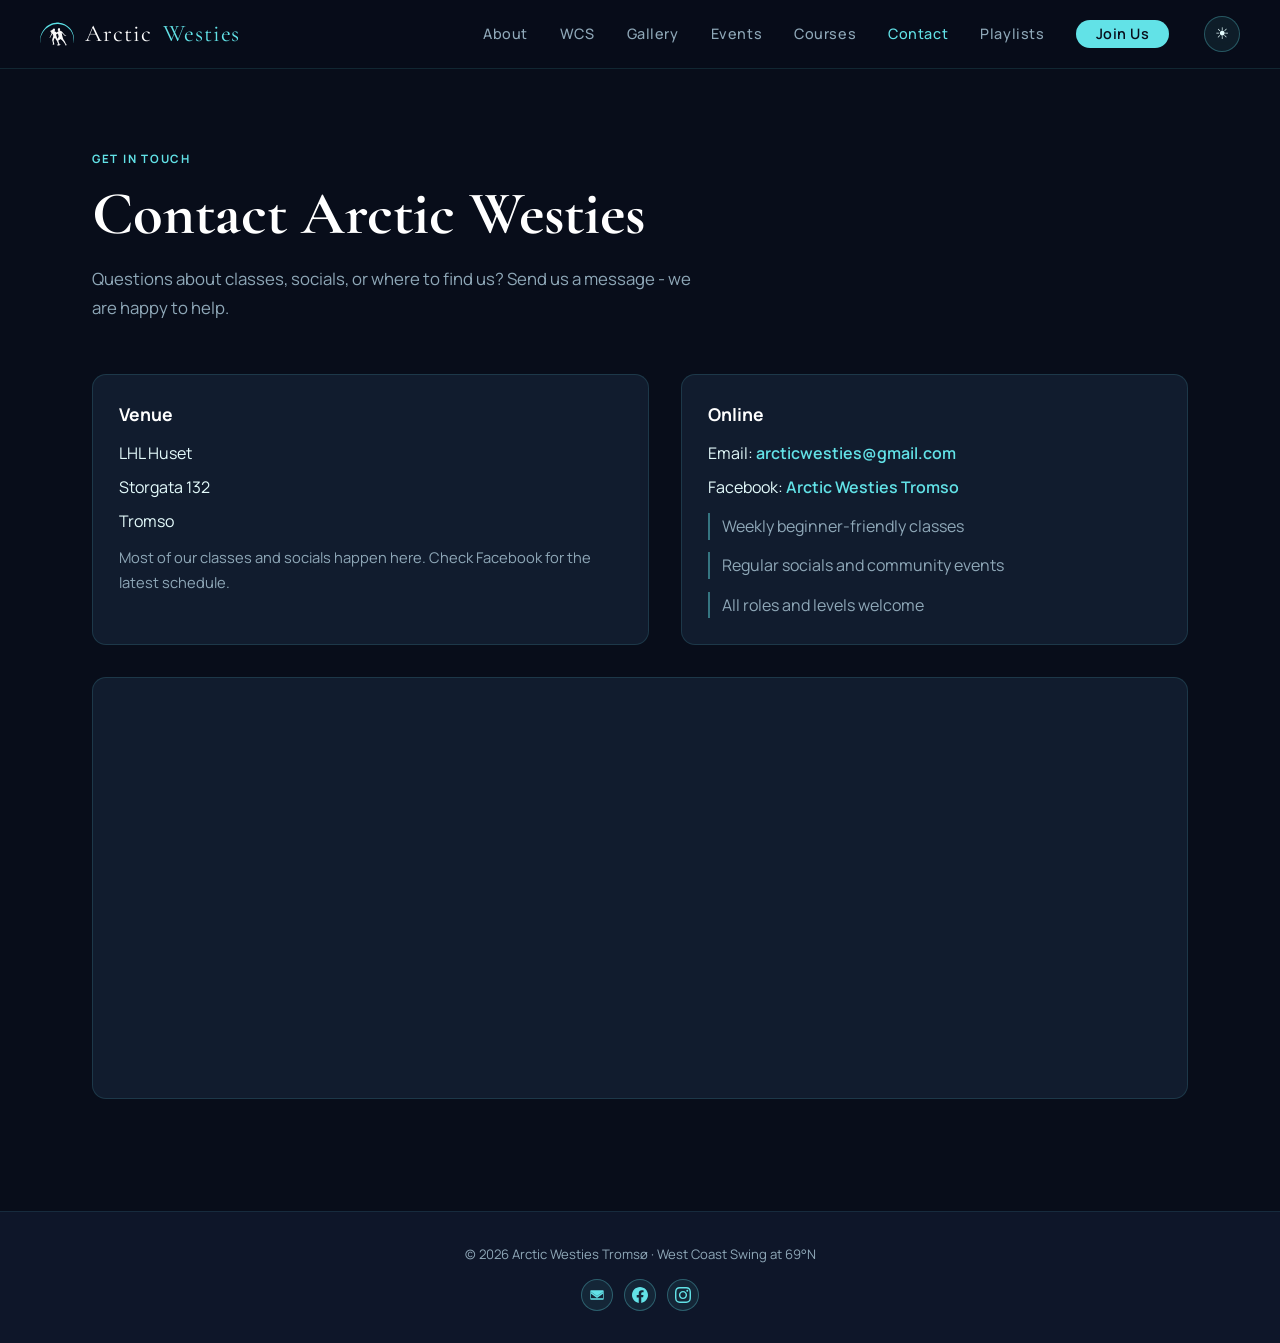
<file: contact.html>
<!DOCTYPE html>
<html lang="en">
<head>
  <meta charset="UTF-8" />
  <meta name="viewport" content="width=device-width, initial-scale=1.0" />
  <title>Contact - Arctic Westies</title>
  <link rel="icon" type="image/x-icon" href="favicon.ico" />
  <link rel="preconnect" href="https://fonts.googleapis.com" />
  <link rel="preconnect" href="https://fonts.gstatic.com" crossorigin />
  <link href="https://fonts.googleapis.com/css2?family=Manrope:wght@300;400;500;600;700&family=Cormorant+Garamond:ital,wght@0,600;0,700;1,400;1,600&display=swap" rel="stylesheet" />
  <link rel="stylesheet" href="res/shared.css?v=20260511" />
  <style>
    .page-wrap {
      max-width: 1160px;
      margin-inline: auto;
      padding: 9rem 2rem 7rem;
    }

    .section-label {
      display: inline-block;
      font-size: 0.72rem;
      font-weight: 700;
      letter-spacing: 0.15em;
      text-transform: uppercase;
      color: var(--teal);
      margin-bottom: 0.8rem;
    }

    .page-title {
      font-family: 'Cormorant Garamond', serif;
      font-size: clamp(2.4rem, 5vw, 3.8rem);
      color: var(--white);
      line-height: 1.1;
      margin-bottom: 1rem;
    }

    .page-intro {
      color: var(--muted);
      font-size: 1.05rem;
      max-width: 620px;
      line-height: 1.75;
      margin-bottom: 3.2rem;
    }

    .contact-grid {
      display: grid;
      grid-template-columns: 1.1fr 1fr;
      gap: 2rem;
    }

    .contact-card {
      background: var(--card-bg);
      border: 1px solid rgba(var(--teal-rgb), 0.14);
      border-radius: var(--radius);
      padding: 1.6rem;
      transition: border-color var(--transition), transform var(--transition), box-shadow var(--transition);
    }

    .contact-card:hover {
      border-color: rgba(var(--teal-rgb), 0.4);
      transform: translateY(-3px);
      box-shadow: 0 12px 36px rgba(var(--teal-rgb), 0.1);
    }

    .contact-title {
      color: var(--white);
      font-size: 1.1rem;
      font-weight: 700;
      margin-bottom: 0.7rem;
    }

    .contact-line {
      color: var(--ice);
      margin-bottom: 0.45rem;
    }

    .contact-note {
      color: var(--muted);
      font-size: 0.92rem;
      line-height: 1.7;
    }

    .contact-link {
      color: var(--teal);
      text-decoration: none;
      font-weight: 600;
    }

    .contact-link:hover {
      text-decoration: underline;
    }

    .quick-list {
      list-style: none;
      display: grid;
      gap: 0.8rem;
      margin-top: 0.8rem;
    }

    .quick-list li {
      color: var(--muted);
      border-left: 2px solid rgba(var(--teal-rgb), 0.45);
      padding-left: 0.75rem;
    }

    .map-card {
      grid-column: 1 / -1;
      padding: 0;
      overflow: hidden;
    }

    .map-frame {
      width: 100%;
      height: 420px;
      border: 0;
      display: block;
      filter: saturate(0.95) contrast(1.02);
    }

    @media (max-width: 900px) {
      .contact-grid {
        grid-template-columns: 1fr;
      }
    }

    @media (max-width: 600px) {
      .page-wrap {
        padding: 8rem 1.25rem 5rem;
      }

      .map-frame {
        height: 320px;
      }
    }
  </style>
</head>
<body>
  <main class="page-wrap">
    <span class="section-label reveal">Get in touch</span>
    <h1 class="page-title reveal reveal-delay-1">Contact Arctic Westies</h1>
    <p class="page-intro reveal reveal-delay-2">
      Questions about classes, socials, or where to find us?
      Send us a message - we are happy to help.
    </p>

    <section class="contact-grid">
      <article class="contact-card reveal reveal-delay-1">
        <h2 class="contact-title">Venue</h2>
        <p class="contact-line">LHL Huset</p>
        <p class="contact-line">Storgata 132</p>
        <p class="contact-line">Tromso</p>
        <p class="contact-note" style="margin-top: 0.7rem;">
          Most of our classes and socials happen here.
          Check Facebook for the latest schedule.
        </p>
      </article>

      <article class="contact-card reveal reveal-delay-2">
        <h2 class="contact-title">Online</h2>
        <p class="contact-line">
          Email: <a class="contact-link" href="mailto:arcticwesties@gmail.com">arcticwesties@gmail.com</a>
        </p>
        <p class="contact-line">
          Facebook:
          <a class="contact-link" href="https://www.facebook.com/profile.php?id=61551952885255" target="_blank" rel="noopener noreferrer">Arctic Westies Tromso</a>
        </p>
        <ul class="quick-list">
          <li>Weekly beginner-friendly classes</li>
          <li>Regular socials and community events</li>
          <li>All roles and levels welcome</li>
        </ul>
      </article>

      <article class="contact-card map-card reveal reveal-delay-2">
        <iframe
          class="map-frame"
          title="Map to LHL Huset Storgata 132 Tromso"
          loading="lazy"
          referrerpolicy="no-referrer-when-downgrade"
          src="https://www.google.com/maps?q=LHL+Huset+Storgata+132+Tromso&output=embed"
          allowfullscreen
        ></iframe>
      </article>
    </section>
  </main>

  <script src="res/shared.js?v=20260511"></script>
  <script>
    const reveals = document.querySelectorAll('.reveal');
    const observer = new IntersectionObserver(entries => {
      entries.forEach(e => {
        if (e.isIntersecting) {
          e.target.classList.add('visible');
          observer.unobserve(e.target);
        }
      });
    }, { threshold: 0.12 });
    reveals.forEach(el => observer.observe(el));
  </script>
</body>
</html>
</file>
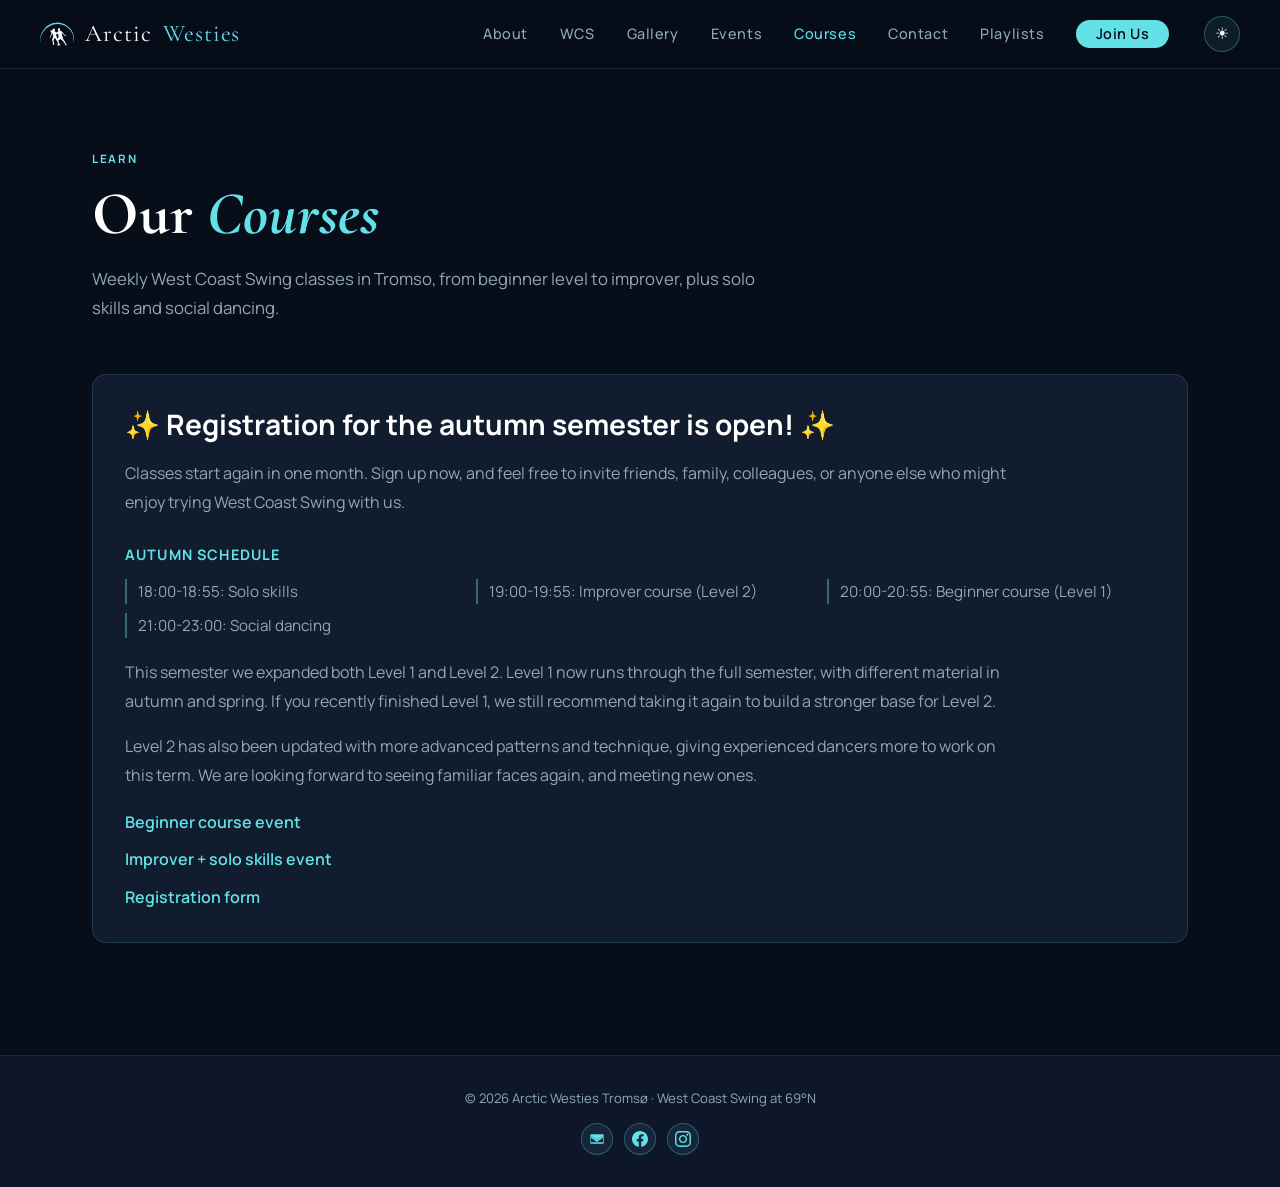
<file: courses.html>
<!DOCTYPE html>
<html lang="en">
<head>
  <meta charset="UTF-8" />
  <meta name="viewport" content="width=device-width, initial-scale=1.0" />
  <title>Courses - Arctic Westies</title>
  <link rel="icon" type="image/x-icon" href="favicon.ico" />
  <link rel="preconnect" href="https://fonts.googleapis.com" />
  <link rel="preconnect" href="https://fonts.gstatic.com" crossorigin />
  <link href="https://fonts.googleapis.com/css2?family=Manrope:wght@300;400;500;600;700&family=Cormorant+Garamond:ital,wght@0,600;0,700;1,400;1,600&display=swap" rel="stylesheet" />
  <link rel="stylesheet" href="res/shared.css?v=20260511" />
  <style>
    .page-wrap {
      max-width: 1160px;
      margin-inline: auto;
      padding: 9rem 2rem 7rem;
    }

    .section-label {
      display: inline-block;
      font-size: 0.72rem;
      font-weight: 700;
      letter-spacing: 0.15em;
      text-transform: uppercase;
      color: var(--teal);
      margin-bottom: 0.8rem;
    }

    .page-title {
      font-family: 'Cormorant Garamond', serif;
      font-size: clamp(2.4rem, 5vw, 3.8rem);
      color: var(--white);
      line-height: 1.1;
      margin-bottom: 1rem;
    }
    .page-title em { font-style: italic; color: var(--teal); }

    .page-intro {
      color: var(--muted);
      font-size: 1.05rem;
      max-width: 700px;
      line-height: 1.75;
      margin-bottom: 3.2rem;
    }

    .courses-list {
      display: grid;
      gap: 1.8rem;
    }

    .course-card {
      background: var(--card-bg);
      border: 1px solid rgba(var(--teal-rgb), 0.14);
      border-radius: var(--radius);
      padding: 2rem;
      transition: border-color var(--transition), transform var(--transition), box-shadow var(--transition);
    }

    .course-card:hover {
      border-color: rgba(var(--teal-rgb), 0.4);
      transform: translateY(-3px);
      box-shadow: 0 12px 36px rgba(var(--teal-rgb), 0.1);
    }

    .course-announcement {
      color: var(--white);
      font-size: clamp(1.4rem, 2.2vw, 1.9rem);
      line-height: 1.25;
      margin-bottom: 1.1rem;
    }

    .course-copy {
      color: var(--muted);
      font-size: 1rem;
      line-height: 1.8;
      margin-bottom: 1rem;
      max-width: 900px;
    }

    .course-subtitle {
      color: var(--teal);
      font-size: 0.9rem;
      font-weight: 700;
      letter-spacing: 0.08em;
      text-transform: uppercase;
      margin: 1.6rem 0 0.8rem;
    }

    .course-schedule {
      list-style: none;
      display: grid;
      grid-template-columns: repeat(auto-fill, minmax(250px, 1fr));
      gap: 0.55rem 1.4rem;
      margin-bottom: 1.25rem;
    }

    .course-schedule li {
      color: var(--muted);
      font-size: 0.95rem;
      border-left: 2px solid rgba(var(--teal-rgb), 0.4);
      padding-left: 0.7rem;
    }

    .course-links {
      display: grid;
      gap: 0.7rem;
      margin-top: 1.2rem;
    }

    .course-links a {
      color: var(--teal);
      text-decoration: none;
      font-weight: 600;
    }

    .course-links a:hover {
      text-decoration: underline;
    }

    @media (max-width: 600px) {
      .page-wrap {
        padding: 8rem 1.25rem 5rem;
      }

      .course-card {
        padding: 1.4rem;
      }
    }
  </style>
</head>
<body>

  <main class="page-wrap">
    <span class="section-label reveal">Learn</span>
    <h1 class="page-title reveal reveal-delay-1">Our <em>Courses</em></h1>
    <p class="page-intro reveal reveal-delay-2">
      Weekly West Coast Swing classes in Tromso, from beginner level to improver,
      plus solo skills and social dancing.
    </p>

    <section class="courses-list">
      <article class="course-card reveal reveal-delay-2">
        <h2 class="course-announcement">✨ Registration for the autumn semester is open! ✨</h2>

        <p class="course-copy">
          Classes start again in one month.
          Sign up now, and feel free to invite friends, family, colleagues, or anyone else who might enjoy
          trying West Coast Swing with us.
        </p>

        <h3 class="course-subtitle">Autumn schedule</h3>
        <ul class="course-schedule">
          <li>18:00-18:55: Solo skills</li>
          <li>19:00-19:55: Improver course (Level 2)</li>
          <li>20:00-20:55: Beginner course (Level 1)</li>
          <li>21:00-23:00: Social dancing</li>
        </ul>

        <p class="course-copy">
          This semester we expanded both Level 1 and Level 2.
          Level 1 now runs through the full semester, with different material in autumn and spring.
          If you recently finished Level 1, we still recommend taking it again to build a stronger base
          for Level 2.
        </p>

        <p class="course-copy">
          Level 2 has also been updated with more advanced patterns and technique,
          giving experienced dancers more to work on this term.
          We are looking forward to seeing familiar faces again, and meeting new ones.
        </p>

        <div class="course-links">
          <a href="https://fb.me/e/6X1xSJOPO" target="_blank" rel="noopener noreferrer">Beginner course event</a>
          <a href="https://fb.me/e/ahmYqyunO" target="_blank" rel="noopener noreferrer">Improver + solo skills event</a>
          <a href="https://forms.gle/CKbk9iBvKppTqkkc9" target="_blank" rel="noopener noreferrer">Registration form</a>
        </div>
      </article>
    </section>
  </main>

  <script src="res/shared.js?v=20260511"></script>
  <script>
    const reveals = document.querySelectorAll('.reveal');
    const observer = new IntersectionObserver(entries => {
      entries.forEach(e => {
        if (e.isIntersecting) {
          e.target.classList.add('visible');
          observer.unobserve(e.target);
        }
      });
    }, { threshold: 0.12 });
    reveals.forEach(el => observer.observe(el));
  </script>
</body>
</html>
</file>
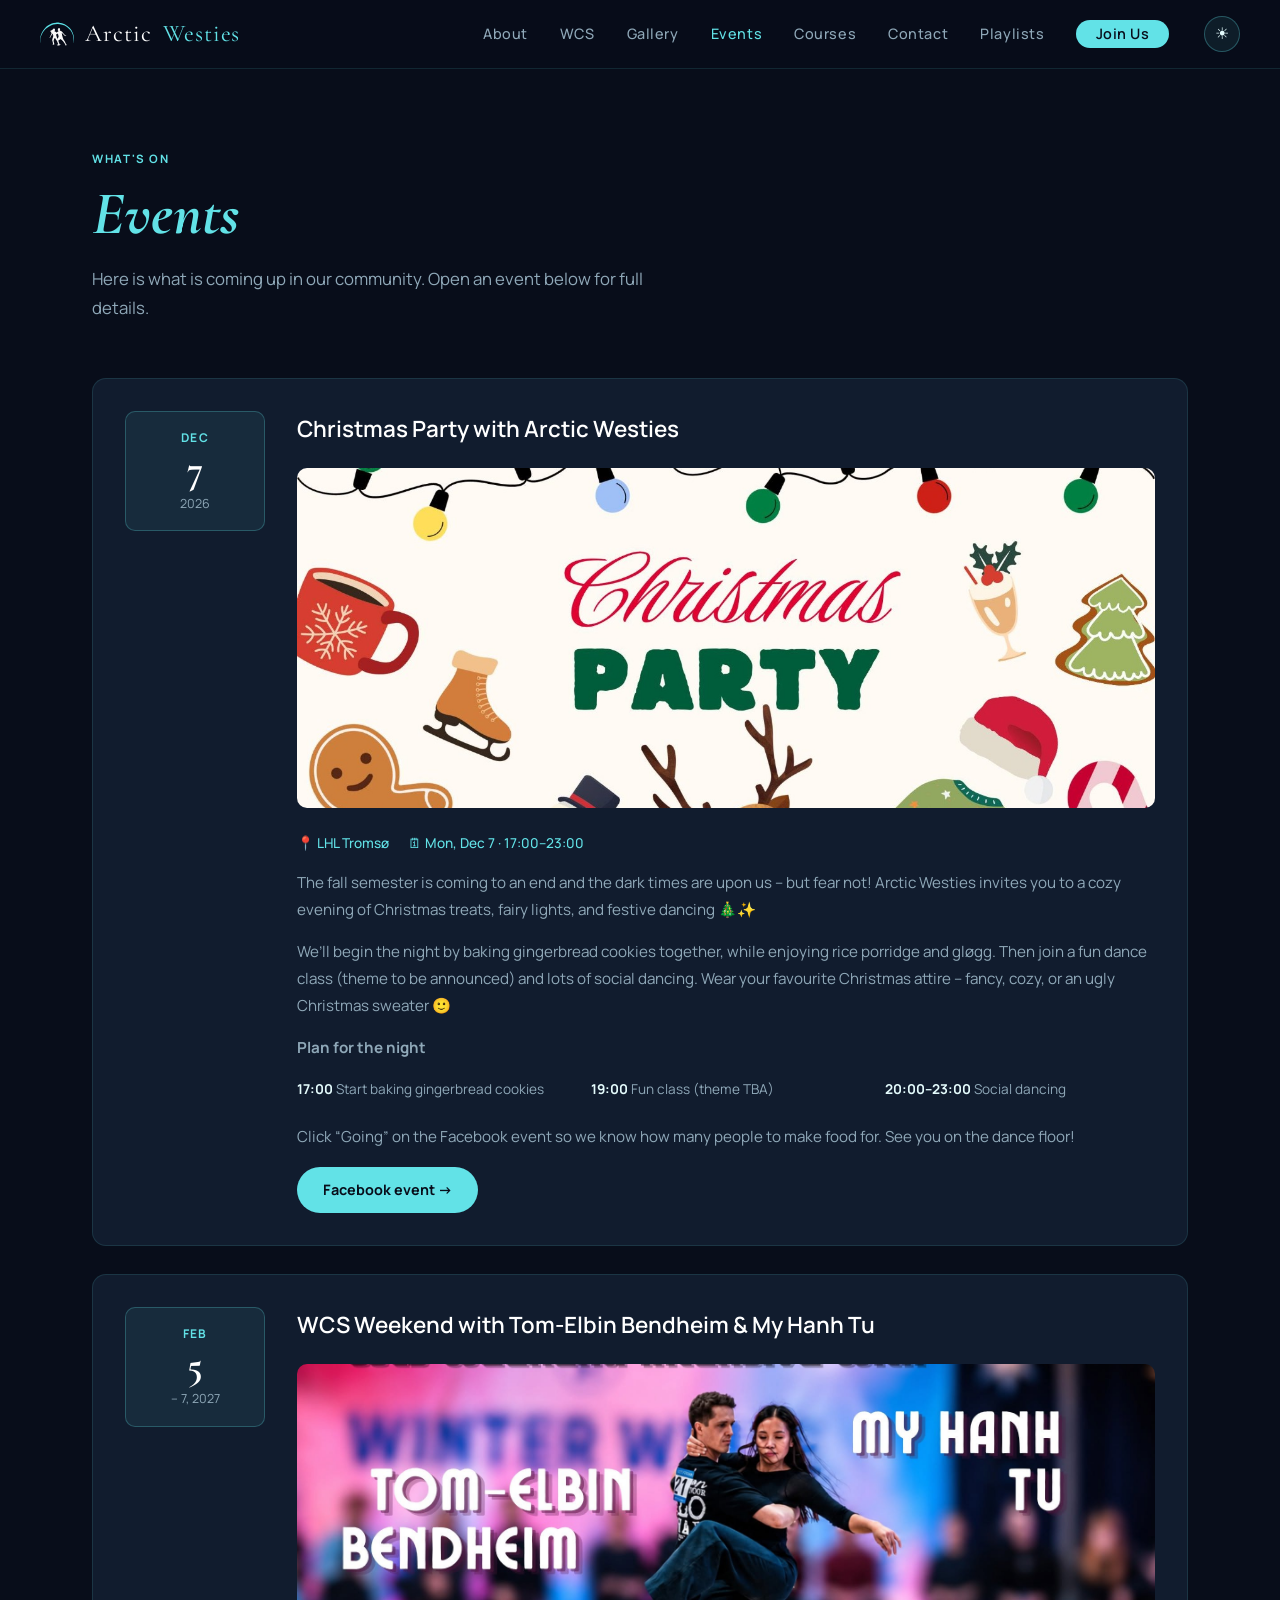
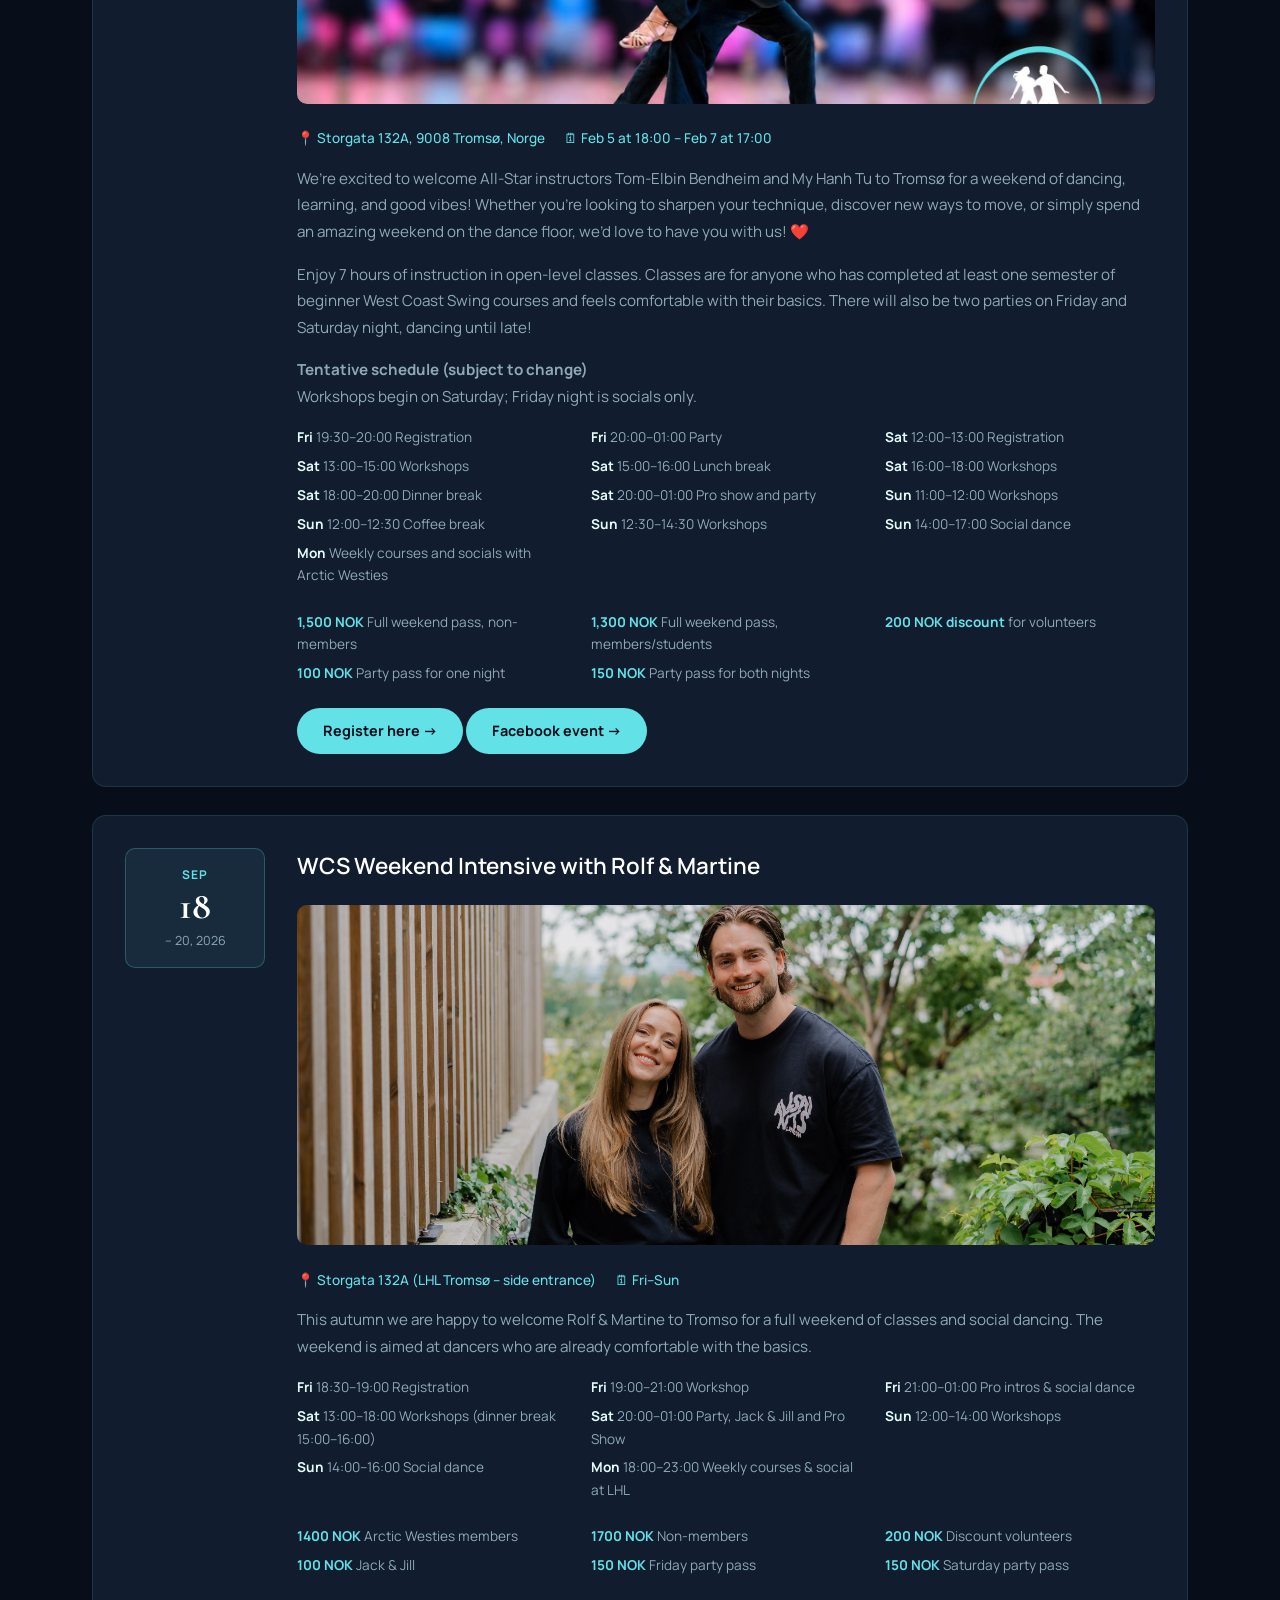
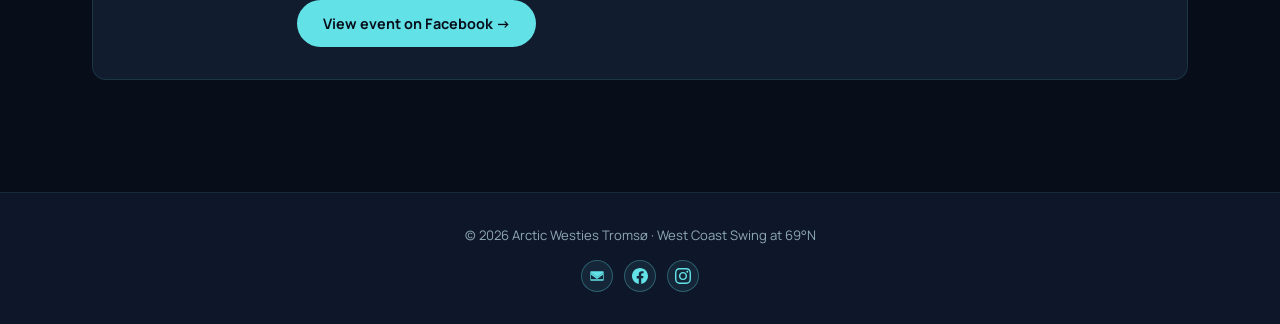
<file: events.html>
<!DOCTYPE html>
<html lang="en">
<head>
  <meta charset="UTF-8" />
  <meta name="viewport" content="width=device-width, initial-scale=1.0" />
  <title>Events - Arctic Westies</title>
  <link rel="icon" type="image/x-icon" href="favicon.ico" />
  <link rel="preconnect" href="https://fonts.googleapis.com" />
  <link rel="preconnect" href="https://fonts.gstatic.com" crossorigin />
  <link href="https://fonts.googleapis.com/css2?family=Manrope:wght@300;400;500;600;700&family=Cormorant+Garamond:ital,wght@0,600;0,700;1,400;1,600&display=swap" rel="stylesheet" />
  <link rel="stylesheet" href="res/shared.css?v=20260511" />
  <style>
    /* ── Page content ───────────────────────────────── */
    .page-wrap {
      max-width: 1160px;
      margin-inline: auto;
      padding: 9rem 2rem 7rem;
    }

    .section-label {
      display: inline-block;
      font-size: 0.72rem;
      font-weight: 700;
      letter-spacing: 0.15em;
      text-transform: uppercase;
      color: var(--teal);
      margin-bottom: 0.8rem;
    }

    .page-title {
      font-family: 'Cormorant Garamond', serif;
      font-size: clamp(2.4rem, 5vw, 3.8rem);
      color: var(--white);
      line-height: 1.1;
      margin-bottom: 1rem;
    }
    .page-title em { font-style: italic; color: var(--teal); }

    .page-intro {
      color: var(--muted);
      font-size: 1.05rem;
      max-width: 580px;
      line-height: 1.75;
      margin-bottom: 3.5rem;
    }

    /* ── Events list ────────────────────────────────── */
    .events-list {
      display: flex;
      flex-direction: column;
      gap: 1.75rem;
    }

    .event-card {
      display: grid;
      grid-template-columns: 140px 1fr;
      gap: 2rem;
      background: var(--card-bg);
      border: 1px solid rgba(var(--teal-rgb), 0.12);
      border-radius: var(--radius);
      padding: 2rem;
      transition: border-color var(--transition), transform var(--transition), box-shadow var(--transition);
    }
    .event-card:hover {
      border-color: rgba(var(--teal-rgb), 0.4);
      transform: translateY(-4px);
      box-shadow: 0 12px 36px rgba(var(--teal-rgb), 0.1);
    }

    .event-image {
      width: 100%;
      max-height: 340px;
      object-fit: cover;
      border-radius: 10px;
      margin: 0.75rem 0 1rem;
    }

    .event-date {
      display: flex;
      flex-direction: column;
      align-items: center;
      justify-content: center;
      text-align: center;
      background: rgba(var(--teal-rgb), 0.08);
      border: 1px solid rgba(var(--teal-rgb), 0.25);
      border-radius: 10px;
      padding: 1rem 0.5rem;
      height: fit-content;
    }
    .event-date-month {
      font-size: 0.75rem;
      font-weight: 700;
      letter-spacing: 0.1em;
      text-transform: uppercase;
      color: var(--teal);
    }
    .event-date-day {
      font-family: 'Cormorant Garamond', serif;
      font-size: 2.4rem;
      font-weight: 700;
      color: var(--white);
      line-height: 1.1;
    }
    .event-date-range {
      font-size: 0.78rem;
      color: var(--muted);
      margin-top: 0.2rem;
    }

    .event-body h2 {
      color: var(--white);
      font-size: 1.4rem;
      font-weight: 600;
      margin-bottom: 0.5rem;
    }
    .event-meta {
      display: flex;
      flex-wrap: wrap;
      gap: 1.2rem;
      color: var(--teal);
      font-size: 0.85rem;
      font-weight: 500;
      margin-bottom: 1rem;
    }
    .event-meta span {
      display: inline-flex;
      align-items: center;
      gap: 0.4rem;
    }

    .event-desc {
      color: var(--muted);
      font-size: 0.95rem;
      line-height: 1.75;
      margin-bottom: 1rem;
    }

    .event-schedule {
      list-style: none;
      display: grid;
      grid-template-columns: repeat(auto-fill, minmax(220px, 1fr));
      gap: 0.4rem 1.5rem;
      color: var(--muted);
      font-size: 0.85rem;
      margin-bottom: 1.5rem;
    }
    .event-schedule li strong { color: var(--ice); }

    .event-prices {
      list-style: none;
      display: grid;
      grid-template-columns: repeat(auto-fill, minmax(220px, 1fr));
      gap: 0.4rem 1.5rem;
      color: var(--muted);
      font-size: 0.85rem;
      margin-bottom: 1.5rem;
    }
    .event-prices li strong { color: var(--teal); }

    .event-link {
      display: inline-flex;
      align-items: center;
      gap: 0.5rem;
      color: var(--navy);
      background: var(--teal);
      font-weight: 700;
      font-size: 0.9rem;
      padding: 0.7rem 1.6rem;
      border-radius: 50px;
      text-decoration: none;
      transition: background var(--transition), transform var(--transition);
    }
    .event-link:hover {
      background: var(--aurora);
      transform: translateY(-2px);
    }

    /* ── Responsive ─────────────────────────────────── */
    @media (max-width: 640px) {
      .page-wrap { padding: 8rem 1.25rem 5rem; }
      .event-card {
        grid-template-columns: 1fr;
      }
      .event-date {
        flex-direction: row;
        gap: 0.5rem;
        justify-content: flex-start;
      }
    }
  </style>
</head>
<body>

  <!-- ── Content ─────────────────────────────── -->
  <div class="page-wrap">
    <span class="section-label reveal">What's On</span>
    <h1 class="page-title reveal reveal-delay-1"><em>Events</em></h1>
    <p class="page-intro reveal reveal-delay-2">
      Here is what is coming up in our community.
      Open an event below for full details.
    </p>

    <div class="events-list">

      <article class="event-card reveal reveal-delay-1">
        <div class="event-date">
          <span class="event-date-month">Dec</span>
          <span class="event-date-day">7</span>
          <span class="event-date-range">2026</span>
        </div>
        <div class="event-body">
          <h2>Christmas Party with Arctic Westies</h2>
          <img class="event-image" src="res/897810876_122318655266065096_4169343923673854249_n.jpg" alt="Christmas Party" loading="lazy" />
          <div class="event-meta">
            <span>📍 LHL Tromsø</span>
            <span>🗓 Mon, Dec 7 · 17:00–23:00</span>
          </div>
          <p class="event-desc">
            The fall semester is coming to an end and the dark times are upon us – but fear
            not! Arctic Westies invites you to a cozy evening of Christmas treats, fairy
            lights, and festive dancing 🎄✨
          </p>
          <p class="event-desc">
            We’ll begin the night by baking gingerbread cookies together, while enjoying
            rice porridge and gløgg. Then join a fun dance class (theme to be announced)
            and lots of social dancing. Wear your favourite Christmas attire – fancy,
            cozy, or an ugly Christmas sweater 🙂
          </p>
          <p class="event-desc"><strong>Plan for the night</strong></p>
          <ul class="event-schedule">
            <li><strong>17:00</strong> Start baking gingerbread cookies</li>
            <li><strong>19:00</strong> Fun class (theme TBA)</li>
            <li><strong>20:00–23:00</strong> Social dancing</li>
          </ul>
          <p class="event-desc">
            Click “Going” on the Facebook event so we know how many people to make food for.
            See you on the dance floor!
          </p>
          <a class="event-link" href="https://www.facebook.com/events/3029025544116386/" target="_blank" rel="noopener noreferrer">
            Facebook event →
          </a>
        </div>
      </article>

      <article class="event-card reveal reveal-delay-1">
        <div class="event-date">
          <span class="event-date-month">Feb</span>
          <span class="event-date-day">5</span>
          <span class="event-date-range">– 7, 2027</span>
        </div>
        <div class="event-body">
          <h2>WCS Weekend with Tom-Elbin Bendheim &amp; My Hanh Tu</h2>
          <img class="event-image" src="res/860379578_122316085874065096_4257489981387628748_n.jpg" alt="WCS weekend intensive with Tom-Elbin Bendheim and My Hanh Tu" loading="lazy" />
          <div class="event-meta">
            <span>📍 Storgata 132A, 9008 Tromsø, Norge</span>
            <span>🗓 Feb 5 at 18:00 – Feb 7 at 17:00</span>
          </div>
          <p class="event-desc">
            We’re excited to welcome All-Star instructors Tom-Elbin Bendheim and My Hanh Tu
            to Tromsø for a weekend of dancing, learning, and good vibes! Whether you’re
            looking to sharpen your technique, discover new ways to move, or simply spend
            an amazing weekend on the dance floor, we’d love to have you with us! ❤️
          </p>
          <p class="event-desc">
            Enjoy 7 hours of instruction in open-level classes. Classes are for anyone who
            has completed at least one semester of beginner West Coast Swing courses and
            feels comfortable with their basics. There will also be two parties on Friday
            and Saturday night, dancing until late!
          </p>
          <p class="event-desc"><strong>Tentative schedule (subject to change)</strong><br />
            Workshops begin on Saturday; Friday night is socials only.
          </p>
          <ul class="event-schedule">
            <li><strong>Fri</strong> 19:30–20:00 Registration</li>
            <li><strong>Fri</strong> 20:00–01:00 Party</li>
            <li><strong>Sat</strong> 12:00–13:00 Registration</li>
            <li><strong>Sat</strong> 13:00–15:00 Workshops</li>
            <li><strong>Sat</strong> 15:00–16:00 Lunch break</li>
            <li><strong>Sat</strong> 16:00–18:00 Workshops</li>
            <li><strong>Sat</strong> 18:00–20:00 Dinner break</li>
            <li><strong>Sat</strong> 20:00–01:00 Pro show and party</li>
            <li><strong>Sun</strong> 11:00–12:00 Workshops</li>
            <li><strong>Sun</strong> 12:00–12:30 Coffee break</li>
            <li><strong>Sun</strong> 12:30–14:30 Workshops</li>
            <li><strong>Sun</strong> 14:00–17:00 Social dance</li>
            <li><strong>Mon</strong> Weekly courses and socials with Arctic Westies</li>
          </ul>
          <ul class="event-prices">
            <li><strong>1,500 NOK</strong> Full weekend pass, non-members</li>
            <li><strong>1,300 NOK</strong> Full weekend pass, members/students</li>
            <li><strong>200 NOK discount</strong> for volunteers</li>
            <li><strong>100 NOK</strong> Party pass for one night</li>
            <li><strong>150 NOK</strong> Party pass for both nights</li>
          </ul>
          <a class="event-link" href="https://forms.gle/LLgrZpRvttaYCeZS8" target="_blank" rel="noopener noreferrer">
            Register here →
          </a>
          <a class="event-link" href="https://fb.me/e/55kv0noDv" target="_blank" rel="noopener noreferrer">
            Facebook event →
          </a>
        </div>
      </article>

      <a class="event-card reveal reveal-delay-1" href="https://www.facebook.com/events/1043652004700489/" target="_blank" rel="noopener noreferrer" style="text-decoration:none;">
        <div class="event-date">
          <span class="event-date-month">Sep</span>
          <span class="event-date-day">18</span>
          <span class="event-date-range">– 20, 2026</span>
        </div>
        <div class="event-body">
          <h2>WCS Weekend Intensive with Rolf &amp; Martine</h2>
          <img class="event-image" src="res/RolfAndMartine.jpg" alt="Rolf & Martine" loading="lazy" />
          <div class="event-meta">
            <span>📍 Storgata 132A (LHL Tromsø – side entrance)</span>
            <span>🗓 Fri–Sun</span>
          </div>
          <p class="event-desc">
            This autumn we are happy to welcome Rolf &amp; Martine to Tromso for a full
            weekend of classes and social dancing. The weekend is aimed at dancers who
            are already comfortable with the basics.
          </p>
          <ul class="event-schedule">
            <li><strong>Fri</strong> 18:30–19:00 Registration</li>
            <li><strong>Fri</strong> 19:00–21:00 Workshop</li>
            <li><strong>Fri</strong> 21:00–01:00 Pro intros &amp; social dance</li>
            <li><strong>Sat</strong> 13:00–18:00 Workshops (dinner break 15:00–16:00)</li>
            <li><strong>Sat</strong> 20:00–01:00 Party, Jack &amp; Jill and Pro Show</li>
            <li><strong>Sun</strong> 12:00–14:00 Workshops</li>
            <li><strong>Sun</strong> 14:00–16:00 Social dance</li>
            <li><strong>Mon</strong> 18:00–23:00 Weekly courses &amp; social at LHL</li>
          </ul>
          <ul class="event-prices">
            <li><strong>1400 NOK</strong> Arctic Westies members</li>
            <li><strong>1700 NOK</strong> Non-members</li>
            <li><strong>200 NOK</strong> Discount volunteers</li>
            <li><strong>100 NOK</strong> Jack &amp; Jill</li>
            <li><strong>150 NOK</strong> Friday party pass</li>
            <li><strong>150 NOK</strong> Saturday party pass</li>
          </ul>
          <span class="event-link">View event on Facebook →</span>
        </div>
      </a>

    </div>
  </div>

  <script src="res/shared.js?v=20260511"></script>
  <script>
    // Scroll reveal
    const reveals = document.querySelectorAll('.reveal');
    const observer = new IntersectionObserver(entries => {
      entries.forEach(e => {
        if (e.isIntersecting) { e.target.classList.add('visible'); observer.unobserve(e.target); }
      });
    }, { threshold: 0.12 });
    reveals.forEach(el => observer.observe(el));
  </script>

</body>
</html>
</file>
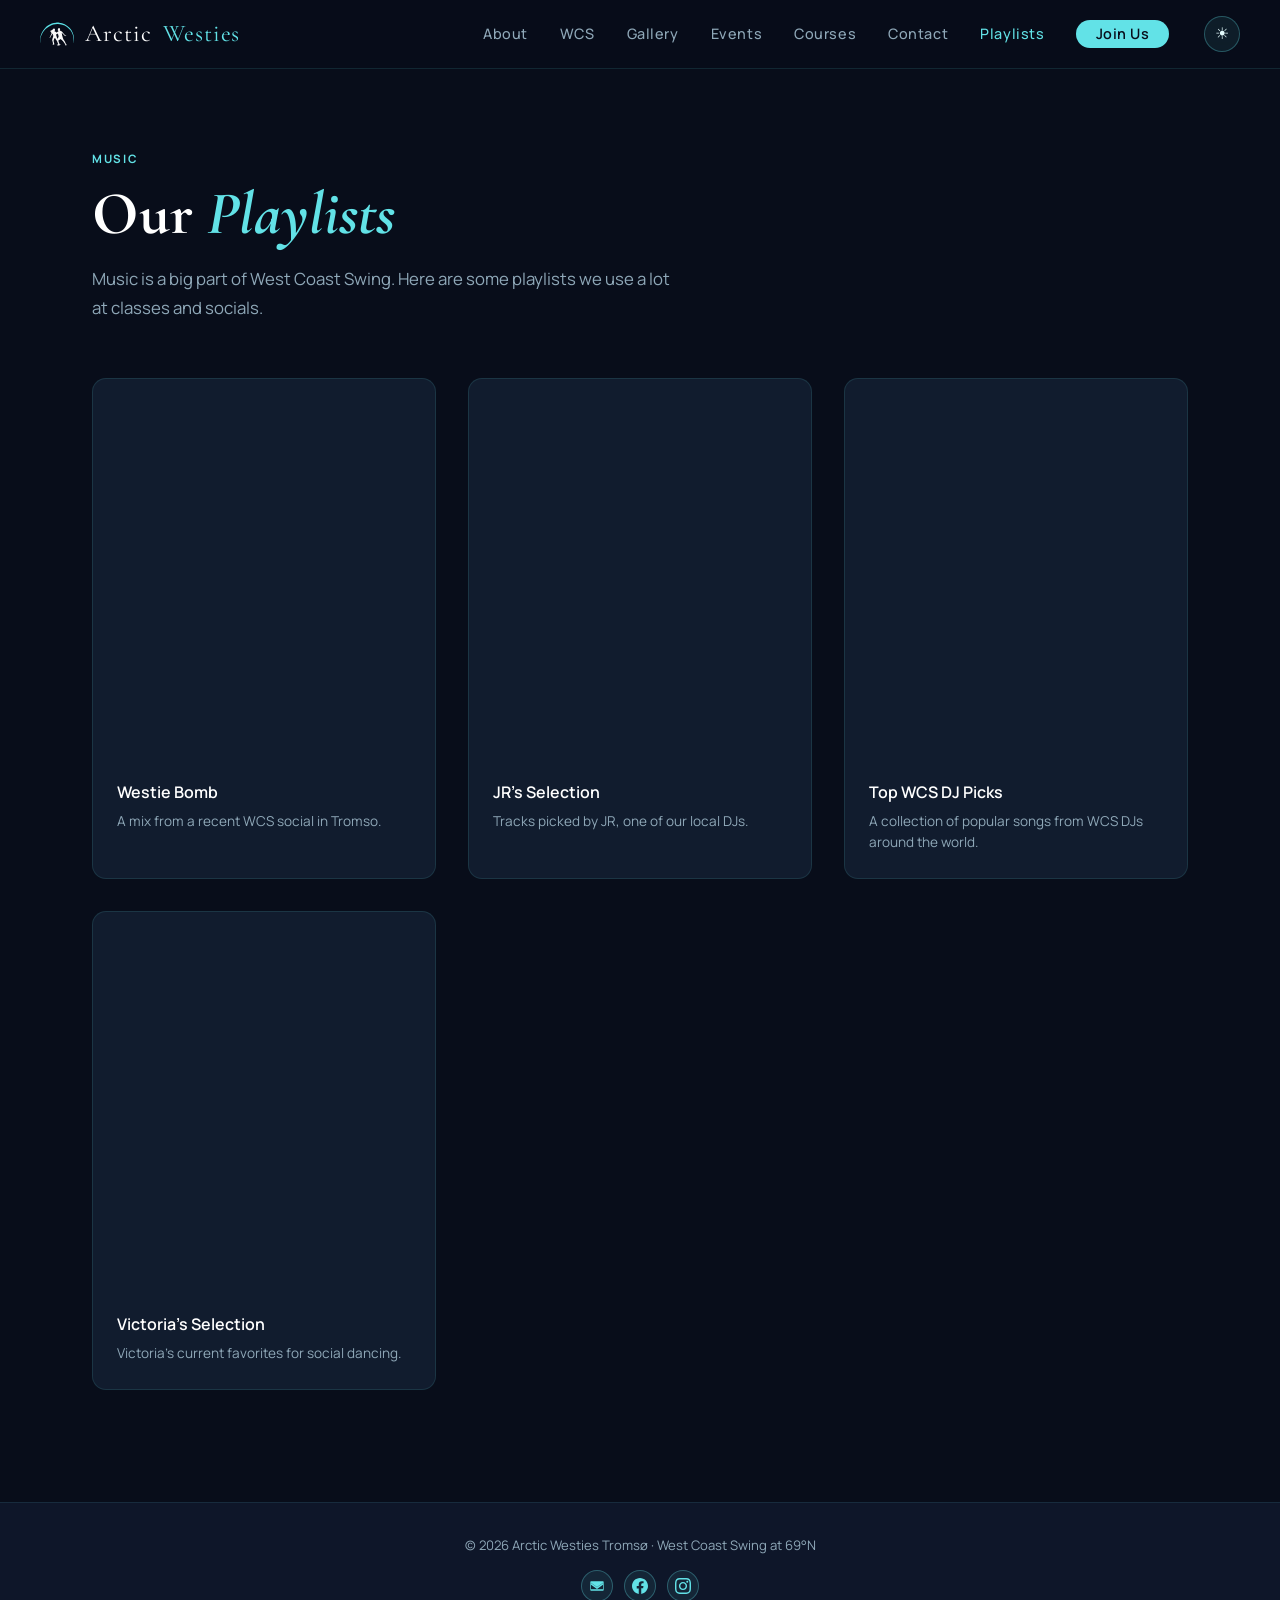
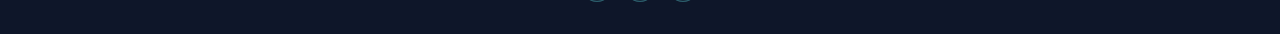
<file: playlists.html>
<!DOCTYPE html>
<html lang="en">
<head>
  <meta charset="UTF-8" />
  <meta name="viewport" content="width=device-width, initial-scale=1.0" />
  <title>Playlists - Arctic Westies</title>
  <link rel="icon" type="image/x-icon" href="favicon.ico" />
  <link rel="preconnect" href="https://fonts.googleapis.com" />
  <link rel="preconnect" href="https://fonts.gstatic.com" crossorigin />
  <link href="https://fonts.googleapis.com/css2?family=Manrope:wght@300;400;500;600;700&family=Cormorant+Garamond:ital,wght@0,600;0,700;1,400;1,600&display=swap" rel="stylesheet" />
  <link rel="stylesheet" href="res/shared.css?v=20260511" />
  <style>
    /* ── Page content ───────────────────────────────── */
    .page-wrap {
      max-width: 1160px;
      margin-inline: auto;
      padding: 9rem 2rem 7rem;
    }

    .section-label {
      display: inline-block;
      font-size: 0.72rem;
      font-weight: 700;
      letter-spacing: 0.15em;
      text-transform: uppercase;
      color: var(--teal);
      margin-bottom: 0.8rem;
    }

    .page-title {
      font-family: 'Cormorant Garamond', serif;
      font-size: clamp(2.4rem, 5vw, 3.8rem);
      color: var(--white);
      line-height: 1.1;
      margin-bottom: 1rem;
    }
    .page-title em { font-style: italic; color: var(--teal); }

    .page-intro {
      color: var(--muted);
      font-size: 1.05rem;
      max-width: 580px;
      line-height: 1.75;
      margin-bottom: 3.5rem;
    }

    /* ── Playlist grid ──────────────────────────────── */
    .playlists-grid {
      display: grid;
      grid-template-columns: repeat(auto-fill, minmax(320px, 1fr));
      gap: 2rem;
    }

    .playlist-card {
      background: var(--card-bg);
      border: 1px solid rgba(var(--teal-rgb), 0.12);
      border-radius: var(--radius);
      overflow: hidden;
      transition: border-color var(--transition), transform var(--transition), box-shadow var(--transition);
    }
    .playlist-card:hover {
      border-color: rgba(var(--teal-rgb), 0.4);
      transform: translateY(-4px);
      box-shadow: 0 12px 36px rgba(var(--teal-rgb), 0.1);
    }

    .playlist-card iframe {
      display: block;
      width: 100%;
      border: none;
    }

    .playlist-card-body {
      padding: 1.2rem 1.5rem 1.5rem;
    }
    .playlist-card-body h3 {
      color: var(--white);
      font-size: 1rem;
      font-weight: 600;
      margin-bottom: 0.35rem;
    }
    .playlist-card-body p {
      color: var(--muted);
      font-size: 0.85rem;
      line-height: 1.6;
    }

    /* ── Responsive ─────────────────────────────────── */
    @media (max-width: 600px) {
      .page-wrap { padding: 8rem 1.25rem 5rem; }
      .playlists-grid { grid-template-columns: 1fr; }
    }
  </style>
</head>
<body>

  <!-- ── Content ─────────────────────────────── -->
  <div class="page-wrap">
    <span class="section-label reveal">Music</span>
    <h1 class="page-title reveal reveal-delay-1">Our <em>Playlists</em></h1>
    <p class="page-intro reveal reveal-delay-2">
      Music is a big part of West Coast Swing.
      Here are some playlists we use a lot at classes and socials.
    </p>

    <div class="playlists-grid">

      <div class="playlist-card reveal reveal-delay-1">
        <iframe
          src="https://open.spotify.com/embed/playlist/1I6LQ02YNyH9MfysB2vxvR"
          height="380"
          allow="autoplay; clipboard-write; encrypted-media; fullscreen; picture-in-picture"
          loading="lazy"
          title="Arctic Westies playlist"
        ></iframe>
        <div class="playlist-card-body">
          <h3>Westie Bomb</h3>
          <p>A mix from a recent WCS social in Tromso.</p>
        </div>
      </div>

      <div class="playlist-card reveal reveal-delay-2">
        <iframe
          src="https://open.spotify.com/embed/playlist/6XIIiD7kYBMEvJ3refE52Z"
          height="380"
          allow="autoplay; clipboard-write; encrypted-media; fullscreen; picture-in-picture"
          loading="lazy"
          title="Arctic Westies playlist 2"
        ></iframe>
        <div class="playlist-card-body">
          <h3>JR's Selection</h3>
          <p>Tracks picked by JR, one of our local DJs.</p>
        </div>
      </div>

      <div class="playlist-card reveal reveal-delay-1">
        <iframe
          src="https://open.spotify.com/embed/playlist/2z10uWHX3h8ZXnhLGERfNZ"
          height="380"
          allow="autoplay; clipboard-write; encrypted-media; fullscreen; picture-in-picture"
          loading="lazy"
          title="Arctic Westies playlist 3"
        ></iframe>
        <div class="playlist-card-body">
          <h3>Top WCS DJ Picks</h3>
          <p>A collection of popular songs from WCS DJs around the world.</p>
        </div>
      </div>

      <div class="playlist-card reveal reveal-delay-2">
        <iframe
          src="https://open.spotify.com/embed/playlist/0SNGYB6QQaUuqm2X9Loda2"
          height="380"
          allow="autoplay; clipboard-write; encrypted-media; fullscreen; picture-in-picture"
          loading="lazy"
          title="Arctic Westies playlist 4"
        ></iframe>
        <div class="playlist-card-body">
          <h3>Victoria's Selection</h3>
          <p>Victoria's current favorites for social dancing.</p>
        </div>
      </div>

    </div>
  </div>

  <script src="res/shared.js?v=20260511"></script>
  <script>
    // Scroll reveal
    const reveals = document.querySelectorAll('.reveal');
    const observer = new IntersectionObserver(entries => {
      entries.forEach(e => {
        if (e.isIntersecting) { e.target.classList.add('visible'); observer.unobserve(e.target); }
      });
    }, { threshold: 0.12 });
    reveals.forEach(el => observer.observe(el));
  </script>

</body>
</html>
</file>
<file: res/shared.css>
/* ── Reset & Tokens ─────────────────────────────── */
*, *::before, *::after { box-sizing: border-box; margin: 0; padding: 0; }

:root {
  --navy:      #080d1a;
  --navy-mid:  #0e1629;
  --teal:      #62e2e7;
  --teal-rgb:  98, 226, 231;
  --teal-dim:  #2faeb5;
  --aurora:    #a7f4f7;
  --aurora-rgb: 167, 244, 247;
  --ice:       #e4fbfc;
  --white:     #ffffff;
  --muted:     #8fa8b8;
  --card-bg:   #111c2e;
  --radius:    14px;
  --transition: 0.35s cubic-bezier(.4,0,.2,1);
  --nav-overlay: rgba(8, 13, 26, 0.7);
  --mobile-overlay: rgba(8, 13, 26, 0.97);
}

[data-theme="light"] {
  --navy:      #edf7f8;
  --navy-mid:  #dbecef;
  --teal:      #1f9da3;
  --teal-rgb:  31, 157, 163;
  --teal-dim:  #187f84;
  --aurora:    #66ccd2;
  --aurora-rgb: 102, 204, 210;
  --ice:       #10202d;
  --white:     #0e1c2a;
  --muted:     #4e6574;
  --card-bg:   #ffffff;
  --nav-overlay: rgba(237, 247, 248, 0.92);
  --mobile-overlay: rgba(237, 247, 248, 0.98);
}

html { scroll-behavior: smooth; }

body {
  font-family: 'Manrope', sans-serif;
  background: var(--navy);
  color: var(--ice);
  line-height: 1.65;
  overflow-x: hidden;
}

/* ── Nav ────────────────────────────────────────── */
nav {
  position: fixed;
  top: 0; left: 0; right: 0;
  z-index: 100;
  display: flex;
  align-items: center;
  justify-content: space-between;
  padding: 1rem 2.5rem;
  background: var(--nav-overlay);
  backdrop-filter: blur(14px);
  -webkit-backdrop-filter: blur(14px);
  border-bottom: 1px solid rgba(var(--teal-rgb), 0.12);
}

.nav-logo {
  display: inline-flex;
  align-items: center;
  gap: 0.7rem;
  line-height: 1;
  font-family: 'Cormorant Garamond', serif;
  font-size: 1.5rem;
  color: var(--white);
  text-decoration: none;
  letter-spacing: 0.04em;
}
.nav-logo-mark {
  width: 2.1rem;
  height: 2.1rem;
  flex-shrink: 0;
  display: block;
}
.nav-logo span { color: var(--teal); }

.nav-links {
  display: flex;
  align-items: center;
  gap: 2rem;
  list-style: none;
}
.nav-links li {
  display: flex;
  align-items: center;
}
.nav-links a {
  display: inline-flex;
  align-items: center;
  line-height: 1;
  color: var(--muted);
  text-decoration: none;
  font-size: 0.9rem;
  font-weight: 500;
  letter-spacing: 0.04em;
  transition: color var(--transition);
}
.nav-links a:hover, .nav-links a.active { color: var(--teal); }

.theme-switch {
  display: inline-flex;
  align-items: center;
  justify-content: center;
  width: 2.25rem;
  height: 2.25rem;
  margin-left: 0.2rem;
  border: 1px solid rgba(var(--teal-rgb), 0.3);
  border-radius: 999px;
  background: rgba(var(--teal-rgb), 0.08);
  color: var(--ice);
  cursor: pointer;
  transition: background var(--transition), border-color var(--transition), transform var(--transition);
}
.theme-switch:hover {
  background: rgba(var(--teal-rgb), 0.2);
  border-color: rgba(var(--teal-rgb), 0.6);
  transform: translateY(-1px);
}
.theme-switch-icon {
  font-size: 1rem;
  line-height: 1;
}

.nav-cta {
  display: inline-flex;
  align-items: center;
  background: var(--teal);
  color: var(--navy) !important;
  padding: 0.45rem 1.2rem;
  border-radius: 50px;
  font-weight: 600 !important;
  transition: background var(--transition), transform var(--transition) !important;
}
.nav-cta:hover { background: var(--aurora) !important; transform: translateY(-1px); }

/* ── Footer ─────────────────────────────────────── */
footer {
  background: var(--navy-mid);
  border-top: 1px solid rgba(var(--teal-rgb), 0.1);
  padding: 2rem;
  text-align: center;
  color: var(--muted);
  font-size: 0.82rem;
}
.footer-meta {
  margin-bottom: 0.85rem;
}
.footer-social {
  display: flex;
  justify-content: center;
  align-items: center;
  gap: 0.7rem;
}
.footer-social-link {
  display: inline-flex;
  align-items: center;
  justify-content: center;
  width: 2rem;
  height: 2rem;
  border-radius: 999px;
  border: 1px solid rgba(var(--teal-rgb), 0.3);
  background: rgba(var(--teal-rgb), 0.08);
  color: var(--teal);
  transition: transform var(--transition), background var(--transition), border-color var(--transition), color var(--transition);
}
.footer-social-link svg {
  width: 1rem;
  height: 1rem;
  fill: currentColor;
}
.footer-social-link:hover {
  transform: translateY(-1px);
  color: var(--aurora);
  border-color: rgba(var(--teal-rgb), 0.6);
  background: rgba(var(--teal-rgb), 0.18);
}
footer a { color: var(--teal); text-decoration: none; }
footer a:hover { text-decoration: underline; }

/* ── Reveal ─────────────────────────────────────── */
.reveal {
  opacity: 0;
  transform: translateY(28px);
  transition: opacity 0.7s ease, transform 0.7s ease;
}
.reveal.visible {
  opacity: 1;
  transform: none;
}
.reveal-delay-1 { transition-delay: 0.1s; }
.reveal-delay-2 { transition-delay: 0.2s; }
.reveal-delay-3 { transition-delay: 0.3s; }
.reveal-delay-4 { transition-delay: 0.4s; }

/* ── Hamburger button ───────────────────────────── */
.nav-hamburger {
  display: none;
  flex-direction: column;
  justify-content: center;
  gap: 5px;
  width: 36px;
  height: 36px;
  background: none;
  border: none;
  cursor: pointer;
  padding: 4px;
  z-index: 200;
  flex-shrink: 0;
}
.nav-hamburger span {
  display: block;
  width: 100%;
  height: 2px;
  background: var(--ice);
  border-radius: 2px;
  transition: transform var(--transition), opacity var(--transition);
  transform-origin: center;
}
.nav-hamburger.open span:nth-child(1) { transform: translateY(7px) rotate(45deg); }
.nav-hamburger.open span:nth-child(2) { opacity: 0; }
.nav-hamburger.open span:nth-child(3) { transform: translateY(-7px) rotate(-45deg); }

/* ── Mobile menu overlay ────────────────────────── */
.nav-mobile-menu {
  display: none;
  position: fixed;
  inset: 0;
  z-index: 150;
  background: var(--mobile-overlay);
  backdrop-filter: blur(16px);
  -webkit-backdrop-filter: blur(16px);
  flex-direction: column;
  align-items: center;
  justify-content: center;
  gap: 2rem;
}
.nav-mobile-menu.open { display: flex; }
.nav-mobile-menu a {
  color: var(--ice);
  text-decoration: none;
  font-size: 1.6rem;
  font-family: 'Cormorant Garamond', serif;
  font-weight: 600;
  letter-spacing: 0.04em;
  transition: color var(--transition);
}
.nav-mobile-menu a:hover { color: var(--teal); }
.nav-mobile-menu .nav-cta {
  background: var(--teal);
  color: var(--navy) !important;
  padding: 0.6rem 1.8rem;
  border-radius: 50px;
  font-family: 'Manrope', sans-serif;
  font-size: 1rem;
  font-weight: 700;
}
.nav-mobile-menu .nav-cta:hover { background: var(--aurora) !important; }
.nav-mobile-menu .theme-switch {
  width: auto;
  height: auto;
  border-radius: 50px;
  padding: 0.6rem 1.2rem;
  font-family: 'Manrope', sans-serif;
  font-size: 1rem;
  font-weight: 700;
}
.nav-mobile-close {
  position: absolute;
  top: 1.2rem;
  right: 1.5rem;
  background: none;
  border: none;
  color: var(--muted);
  font-size: 2rem;
  line-height: 1;
  cursor: pointer;
  transition: color var(--transition);
}
.nav-mobile-close:hover { color: var(--teal); }

/* ── Responsive ─────────────────────────────────── */
@media (max-width: 900px) {
  nav { padding: 1rem 1.5rem; }
  .nav-links { display: none; }
  .nav-hamburger { display: flex; }
  nav .theme-switch { display: none; }
}

@media (max-width: 600px) {
  .page-wrap { padding: 8rem 1.25rem 5rem; }
  .playlists-grid { grid-template-columns: 1fr; }
}
</file>
